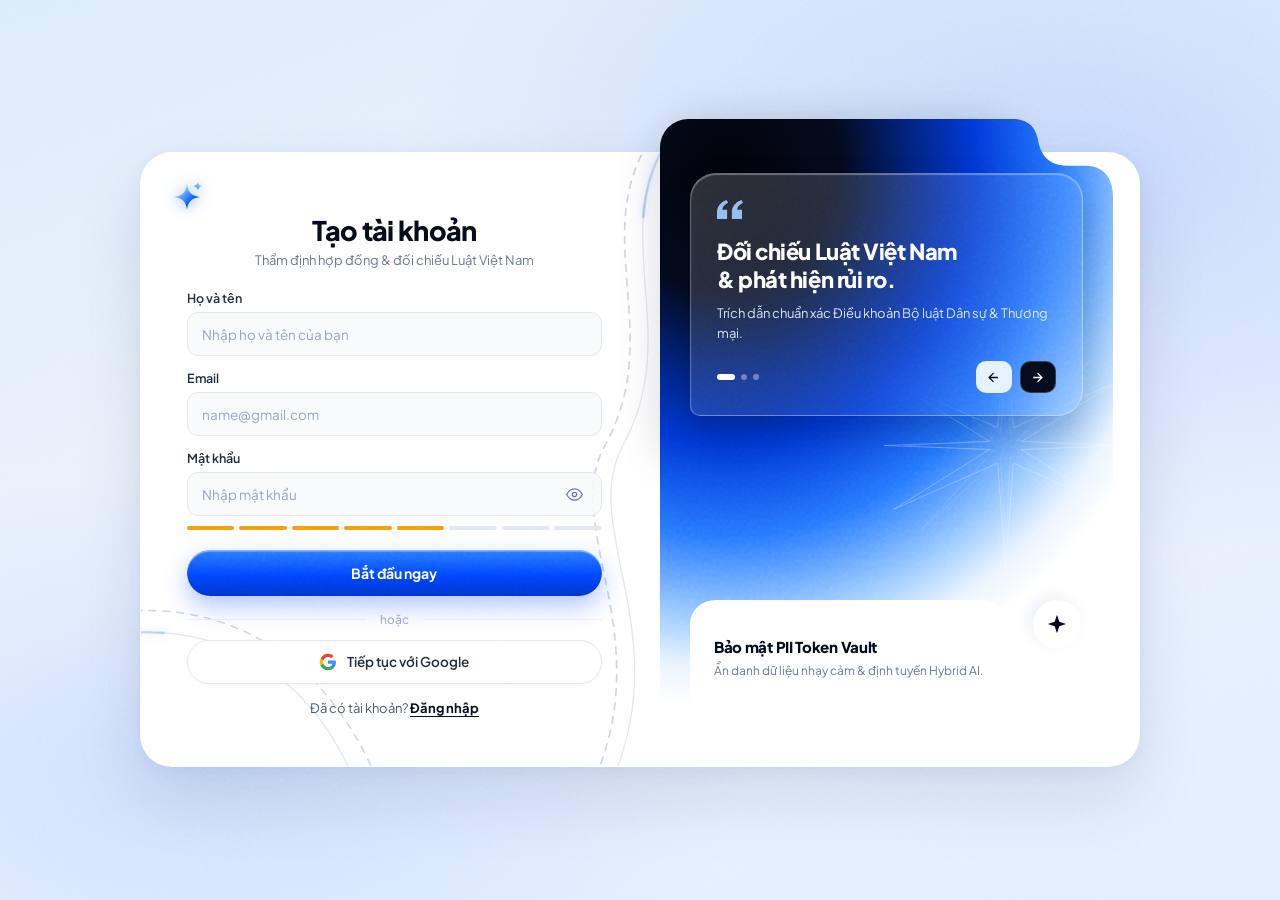
<file: web/auth.html>
<!doctype html>
<html lang="vi">
<head>
<meta charset="utf-8">
<meta name="viewport" content="width=device-width, initial-scale=1">
<title>SecureDoc AI — Enterprise Legal Copilot Auth</title>
<link rel="icon" type="image/svg+xml" href="data:image/svg+xml,<svg xmlns='http://www.w3.org/2000/svg' viewBox='0 0 64 64'><path d='M28 10Q30 34 54 36Q30 38 28 62Q26 38 2 36Q26 34 28 10Z' fill='%232573FF'/><path d='M28 24Q29 35 40 36Q29 37 28 48Q27 37 16 36Q27 35 28 24Z' fill='%23FFFFFF'/><path d='M50 5Q51.3 12.7 59 14Q51.3 15.3 50 23Q48.7 15.3 41 14Q48.7 12.7 50 5Z' fill='%2366A8FF'/></svg>">
<link rel="alternate icon" type="image/x-icon" href="/favicon.ico?v=2">
<link rel="preconnect" href="https://fonts.googleapis.com">
<link rel="preconnect" href="https://fonts.gstatic.com" crossorigin>
<link href="https://fonts.googleapis.com/css2?family=Plus+Jakarta+Sans:wght@400;500;600;700;800&family=JetBrains+Mono:wght@400;500;600&display=swap" rel="stylesheet">
<style>
*, *::before, *::after {
  box-sizing: border-box;
  margin: 0;
  padding: 0;
}

:root {
  --font-sans: 'Plus Jakarta Sans', system-ui, -apple-system, sans-serif;
  --font-mono: 'JetBrains Mono', monospace;
  
  --abyss-black: #02040A;
  --cobalt-deep: #0029A3;
  --cobalt-core: #0047FF;
  --cobalt-electric: #1F6BFF;
  --ice-cyan: #99CAFF;
  --pure-white: #FFFFFF;
}

body {
  font-family: var(--font-sans);
  min-height: 100vh;
  display: flex;
  flex-direction: column;
  align-items: center;
  justify-content: center;
  padding: 48px 24px;
  position: relative;
  overflow-x: hidden;
  -webkit-font-smoothing: antialiased;
  background: 
    radial-gradient(90% 70% at 85% 20%, rgba(0, 71, 255, 0.16) 0%, transparent 60%),
    radial-gradient(80% 60% at 15% 85%, rgba(31, 107, 255, 0.14) 0%, transparent 55%),
    linear-gradient(160deg, #DCEBFA 0%, #EDF4FC 48%, #E2EEFF 100%);
}

/* LỚP HẠT NHIỄU FILM GRAIN MỊN */
.film-grain {
  position: fixed;
  inset: 0;
  pointer-events: none;
  z-index: 900;
  opacity: 0.18;
  mix-blend-mode: overlay;
  background-image: url("data:image/svg+xml,%3Csvg viewBox='0 0 300 300' xmlns='http://www.w3.org/2000/svg'%3E%3Cfilter id='n'%3E%3CfeTurbulence type='fractalNoise' baseFrequency='0.82' numOctaves='3' stitchTiles='stitch'/%3E%3C/filter%3E%3Crect width='100%25' height='100%25' filter='url(%23n)'/%3E%3C/svg%3E");
}

/* ==========================================================================
   STAGE CHÍNH & KHUNG THẺ BẤT ĐỐI XỨNG
   ========================================================================== */
.auth-stage-wrapper {
  position: relative;
  width: 100%;
  max-width: 1000px;
  margin-top: 18px;
  display: flex;
  align-items: center;
  justify-content: center;
  perspective: 1400px;
}

.bespoke-card-shell {
  position: relative;
  width: 100%;
  min-height: 615px;
  background: #FFFFFF;
  border-radius: 32px;
  border: 1px solid rgba(255, 255, 255, 0.98);
  box-shadow: 
    0 30px 70px rgba(5, 22, 65, 0.11),
    0 4px 16px rgba(0, 71, 255, 0.05);
  display: grid;
  grid-template-columns: 1.04fr 0.96fr;
  overflow: visible;
  transition: transform 0.65s cubic-bezier(0.22, 1, 0.36, 1), box-shadow 0.65s ease;
  transform-style: preserve-3d;
}

.bespoke-card-shell.is-morphing {
  transform: scale(0.988) rotateY(-2.5deg);
  box-shadow: 
    0 40px 90px rgba(0, 56, 214, 0.2),
    0 0 40px rgba(77, 148, 255, 0.18);
}

/* MÀN ÁNH SÁNG AURORA XANH - TRẮNG QUÉT QUA KHI CHUYỂN ĐỔI */
.aurora-portal-sweep {
  position: absolute;
  inset: 0;
  border-radius: 32px;
  pointer-events: none;
  z-index: 50;
  overflow: hidden;
}

.aurora-portal-sweep::before {
  content: '';
  position: absolute;
  top: -20%;
  left: -130%;
  width: 90%;
  height: 140%;
  background: linear-gradient(
    105deg,
    transparent 0%,
    rgba(153, 202, 255, 0.05) 25%,
    rgba(0, 71, 255, 0.18) 48%,
    rgba(255, 255, 255, 0.75) 55%,
    rgba(77, 148, 255, 0.15) 65%,
    transparent 100%
  );
  transform: skewX(-18deg);
  filter: blur(8px);
  opacity: 0;
}

.bespoke-card-shell.is-morphing .aurora-portal-sweep::before {
  animation: auroraSweep 0.85s cubic-bezier(0.22, 1, 0.36, 1) forwards;
}

@keyframes auroraSweep {
  0% { left: -120%; opacity: 1; }
  75% { opacity: 1; }
  100% { left: 140%; opacity: 0; }
}

/* ==========================================================================
   HỆ THỐNG ĐƯỜNG SÓNG DỌC NHƯ ẢNH MẪU + 2 ĐƯỜNG CONG GÓC DƯỚI TRÁI + HIỆU ỨNG CHẠY XANH
   ========================================================================== */
.helix-wave-system {
  position: absolute;
  top: 0;
  bottom: 0;
  left: 0;
  width: 60%;
  height: 100%;
  z-index: 4;
  pointer-events: none;
  overflow: hidden;
  border-radius: 32px 0 0 32px;
}

/* Đường nét đứt dọc chuyển động mượt */
.s-curve-dashed-path {
  stroke-dasharray: 7 7;
  animation: dashFlow 22s linear infinite;
}

/* Đường nét đứt cong góc dưới trái */
.corner-dashed-arc {
  stroke-dasharray: 7 7;
  animation: dashFlowReverse 24s linear infinite;
}

/* CHỈ CHẠY MỖI LẦN 1 CỤC XANH DUY NHẤT TOÀN TRANG: Hết đường dọc (0%->62%) mới tới đường góc dưới (63%->100%) */
.vertical-comet-beam {
  stroke-dasharray: 120 1200;
  filter: drop-shadow(0 0 5px rgba(0, 81, 255, 0.6));
  animation: singleBlueCometVertical 4.8s linear infinite;
  animation-delay: -1.5s;
}

.corner-comet-beam {
  stroke-dasharray: 145 1200;
  filter: drop-shadow(0 0 5px rgba(0, 81, 255, 0.6));
  animation: singleBlueCometCorner 4.8s linear infinite;
  animation-delay: -1.5s;
}

.bespoke-card-shell.is-morphing .s-curve-dashed-path,
.bespoke-card-shell.is-morphing .corner-dashed-arc,
.bespoke-card-shell.is-morphing .vertical-comet-beam,
.bespoke-card-shell.is-morphing .corner-comet-beam {
  animation-duration: 1.4s;
}

@keyframes dashFlow {
  from { stroke-dashoffset: 0; }
  to { stroke-dashoffset: -280; }
}

@keyframes dashFlowReverse {
  from { stroke-dashoffset: 0; }
  to { stroke-dashoffset: 280; }
}

@keyframes singleBlueCometVertical {
  0% { stroke-dashoffset: 1120; opacity: 1; }
  62% { stroke-dashoffset: -130; opacity: 1; }
  62.1%, 100% { stroke-dashoffset: -130; opacity: 0; }
}

@keyframes singleBlueCometCorner {
  0%, 62% { stroke-dashoffset: 1145; opacity: 0; }
  62.1% { stroke-dashoffset: 1145; opacity: 1; }
  100% { stroke-dashoffset: -150; opacity: 1; }
}

/* ==========================================================================
   LOGO NGÔI SAO KÉP SÁT GÓC TRÊN BÊN TRÁI + HIỆU ỨNG MÀU XANH TRẮNG
   ========================================================================== */
.nova-corner-logo {
  position: absolute;
  top: 26px;
  left: 32px;
  z-index: 30;
  display: flex;
  align-items: center;
  justify-content: center;
  cursor: default;
  user-select: none;
}

.nova-star-brand {
  width: 32px;
  height: 32px;
  filter: drop-shadow(0 0 10px rgba(45, 125, 255, 0.42)) drop-shadow(0 2px 4px rgba(0, 56, 168, 0.2));
  animation: starBlueWhitePulse 3.6s ease-in-out infinite alternate;
  transition: transform 0.5s cubic-bezier(0.22, 1, 0.36, 1);
}

.nova-corner-logo:hover .nova-star-brand,
.bespoke-card-shell.is-morphing .nova-star-brand {
  transform: rotate(180deg) scale(1.18);
  filter: drop-shadow(0 0 18px rgba(0, 71, 255, 0.75)) drop-shadow(0 0 8px rgba(255, 255, 255, 0.95));
}

@keyframes starBlueWhitePulse {
  0% {
    transform: scale(0.96) rotate(0deg);
    filter: drop-shadow(0 0 8px rgba(77, 148, 255, 0.35));
  }
  100% {
    transform: scale(1.06) rotate(6deg);
    filter: drop-shadow(0 0 15px rgba(0, 71, 255, 0.65)) drop-shadow(0 0 5px rgba(255, 255, 255, 0.9));
  }
}

/* ==========================================================================
   CỘT TRÁI: FORM ĐĂNG KÝ / ĐĂNG NHẬP
   ========================================================================== */
.left-form-zone {
  position: relative;
  z-index: 10;
  padding: 50px 58px 38px 46px;
  display: flex;
  flex-direction: column;
  justify-content: center;
}

.morph-item {
  transition: 
    opacity 0.38s cubic-bezier(0.22, 1, 0.36, 1),
    transform 0.45s cubic-bezier(0.22, 1, 0.36, 1),
    filter 0.38s ease;
}

.bespoke-card-shell.is-morphing .morph-item {
  opacity: 0;
  transform: translateY(14px) scale(0.97);
  filter: blur(4px);
}

.heading-block {
  text-align: center;
  margin-bottom: 22px;
}

.main-heading {
  font-size: 27px;
  font-weight: 800;
  color: #040B1A;
  letter-spacing: -0.025em;
  line-height: 1.2;
  margin-bottom: 6px;
}

.sub-heading {
  font-size: 13px;
  color: #64748B;
  font-weight: 400;
}

.signup-success-banner {
  display: none;
  align-items: center;
  justify-content: center;
  gap: 8px;
  margin-bottom: 16px;
  padding: 9px 14px;
  border-radius: 12px;
  background: linear-gradient(90deg, rgba(0, 71, 255, 0.08) 0%, rgba(31, 107, 255, 0.14) 50%, rgba(0, 71, 255, 0.08) 100%);
  border: 1px solid rgba(0, 71, 255, 0.24);
  color: #0038A8;
  font-size: 12.5px;
  font-weight: 600;
  animation: popBanner 0.45s cubic-bezier(0.22, 1, 0.36, 1) forwards;
}

.signup-success-banner.show {
  display: flex;
}

@keyframes popBanner {
  from { opacity: 0; transform: translateY(-8px) scale(0.95); }
  to { opacity: 1; transform: translateY(0) scale(1); }
}

.clean-form-stack {
  display: flex;
  flex-direction: column;
  gap: 14px;
}

.field-group {
  display: flex;
  flex-direction: column;
  gap: 6px;
  transition: all 0.35s cubic-bezier(0.22, 1, 0.36, 1);
}

.field-group.hidden-field {
  display: none;
}

.field-label-top {
  font-size: 12.5px;
  font-weight: 600;
  color: #1E293B;
  display: flex;
  align-items: center;
  justify-content: space-between;
}

.forgot-inline-link {
  font-size: 12px;
  font-weight: 600;
  color: #0047FF;
  text-decoration: none;
  cursor: pointer;
  display: none;
}

.bespoke-card-shell[data-auth-mode="signin"] .forgot-inline-link {
  display: inline;
}

.input-box-wrap {
  position: relative;
  border-radius: 11px;
  background: rgba(248, 250, 252, 0.86);
  backdrop-filter: blur(4px);
  border: 1px solid #E2E8F0;
  height: 44px;
  display: flex;
  align-items: center;
  padding: 0 14px;
  transition: all 0.22s ease;
  overflow: hidden;
}

.input-box-wrap::before {
  content: '';
  position: absolute;
  inset: 0;
  background: radial-gradient(120px circle at var(--spot-x, 85%) var(--spot-y, 50%), rgba(0, 71, 255, 0.08), transparent 75%);
  opacity: 0;
  transition: opacity 0.25s ease;
  pointer-events: none;
}

.input-box-wrap:hover::before,
.input-box-wrap:focus-within::before {
  opacity: 1;
}

.input-box-wrap:hover {
  border-color: #CBD5E1;
  background: rgba(244, 248, 253, 0.92);
}

.input-box-wrap:focus-within {
  background: rgba(255, 255, 255, 0.95);
  border-color: #0051FF;
  box-shadow: 0 0 0 3px rgba(0, 81, 255, 0.12);
}

.clean-input {
  width: 100%;
  border: none;
  background: transparent;
  font-family: var(--font-sans);
  font-size: 13.5px;
  font-weight: 500;
  color: #0F172A;
  outline: none;
  position: relative;
  z-index: 2;
}

.clean-input::placeholder {
  color: #94A3B8;
  font-weight: 400;
}

.eye-btn {
  border: none;
  background: transparent;
  color: #64748B;
  cursor: pointer;
  display: grid;
  place-items: center;
  padding: 4px;
  position: relative;
  z-index: 2;
  transition: color 0.2s ease, transform 0.15s ease;
}

.eye-btn:hover {
  color: #0047FF;
  transform: scale(1.08);
}

.eye-btn.is-visible {
  color: #0047FF;
}

.pwd-strength-container {
  margin-top: 4px;
}

.bespoke-card-shell[data-auth-mode="signin"] .pwd-strength-container {
  display: none;
}

.strength-bars-grid {
  display: grid;
  grid-template-columns: repeat(8, 1fr);
  gap: 5px;
}

.strength-segment {
  height: 3.5px;
  border-radius: 999px;
  background: #E2E8F0;
  transition: background-color 0.28s ease, box-shadow 0.28s ease;
}

.strength-bars-grid[data-level="1"] .strength-segment:nth-child(-n+2) {
  background: #F43F5E;
}

.strength-bars-grid[data-level="2"] .strength-segment:nth-child(-n+5) {
  background: #F59E0B;
}

.strength-bars-grid[data-level="3"] .strength-segment:nth-child(-n+7) {
  background: #0051FF;
  box-shadow: 0 0 6px rgba(0, 81, 255, 0.28);
}

.strength-bars-grid[data-level="4"] .strength-segment {
  background: #10B981;
  box-shadow: 0 0 6px rgba(16, 185, 129, 0.3);
}

.btn-submit-pill {
  position: relative;
  overflow: hidden;
  margin-top: 6px;
  width: 100%;
  height: 46px;
  border-radius: 999px;
  border: none;
  background: linear-gradient(180deg, #2B7BFF 0%, #0047FF 55%, #0033CC 100%);
  color: #FFFFFF;
  font-family: var(--font-sans);
  font-size: 14px;
  font-weight: 700;
  cursor: pointer;
  box-shadow: 
    0 10px 24px rgba(0, 71, 255, 0.32),
    inset 0 1.5px 1px rgba(255, 255, 255, 0.45);
  transition: all 0.3s cubic-bezier(0.22, 1, 0.36, 1);
  display: flex;
  align-items: center;
  justify-content: center;
  gap: 8px;
}

.btn-submit-pill:hover {
  transform: translateY(-1.5px);
  box-shadow: 
    0 14px 28px rgba(0, 71, 255, 0.45),
    inset 0 1.5px 2px rgba(255, 255, 255, 0.6);
}

.btn-submit-pill.is-celebrating {
  background: linear-gradient(135deg, #0038A8 0%, #0055FF 45%, #66B2FF 100%);
  box-shadow: 0 0 32px rgba(0, 85, 255, 0.65), inset 0 1px 2px rgba(255, 255, 255, 0.8);
  transform: scale(1.02);
}

.star-particle {
  position: fixed;
  pointer-events: none;
  z-index: 9999;
  animation: flyStarParticle 0.85s cubic-bezier(0.16, 1, 0.3, 1) forwards;
}

@keyframes flyStarParticle {
  0% {
    opacity: 1;
    transform: translate(0, 0) scale(0.4) rotate(0deg);
  }
  60% {
    opacity: 1;
  }
  100% {
    opacity: 0;
    transform: translate(var(--tx), var(--ty)) scale(1.25) rotate(180deg);
  }
}

.or-divider {
  display: flex;
  align-items: center;
  gap: 14px;
  margin: 16px 0 13px;
  font-size: 12px;
  color: #94A3B8;
}

.or-divider::before,
.or-divider::after {
  content: '';
  flex: 1;
  height: 1px;
  background: #EEF2F6;
}

.social-pills-bottom {
  display: flex;
  width: 100%;
}

.social-pill-btn {
  width: 100%;
  height: 44px;
  border-radius: 999px;
  background: rgba(255, 255, 255, 0.95);
  border: 1px solid #E2E8F0;
  color: #1E293B;
  font-family: var(--font-sans);
  font-size: 13.5px;
  font-weight: 600;
  display: flex;
  align-items: center;
  justify-content: center;
  gap: 10px;
  cursor: pointer;
  transition: all 0.22s cubic-bezier(0.22, 1, 0.36, 1);
  box-shadow: 0 1px 3px rgba(15, 23, 42, 0.04);
}

.social-pill-btn:hover {
  background: #FFFFFF;
  border-color: #0047FF;
  color: #0047FF;
  transform: translateY(-1px);
  box-shadow: 0 4px 14px rgba(0, 71, 255, 0.12);
}

.social-pill-btn:active {
  transform: translateY(0);
}

.bottom-auth-switch {
  margin-top: 16px;
  text-align: center;
  font-size: 13px;
  color: #475569;
}

.bottom-auth-switch a {
  color: #040B1A;
  font-weight: 700;
  text-decoration: underline;
  text-underline-offset: 3px;
  cursor: pointer;
  transition: color 0.2s ease;
}

.bottom-auth-switch a:hover {
  color: #0047FF;
}

/* Ẩn cụm Social khi ở màn hình Quên mật khẩu / Đặt lại mật khẩu để bố cục tinh gọn */
.bespoke-card-shell[data-auth-mode="forgot"] .or-divider,
.bespoke-card-shell[data-auth-mode="forgot"] .social-pills-bottom,
.bespoke-card-shell[data-auth-mode="reset"] .or-divider,
.bespoke-card-shell[data-auth-mode="reset"] .social-pills-bottom {
  display: none;
}

/* Hộp ghi chú bảo mật nhẹ nhàng ở trang Quên mật khẩu */
.forgot-hint-box {
  display: none;
  align-items: flex-start;
  gap: 10px;
  padding: 12px 14px;
  border-radius: 12px;
  background: rgba(241, 245, 249, 0.75);
  border: 1px solid #E2E8F0;
  color: #475569;
  font-size: 12.5px;
  line-height: 1.5;
}

.bespoke-card-shell[data-auth-mode="forgot"] .forgot-hint-box {
  display: flex;
}

.forgot-hint-box svg {
  flex-shrink: 0;
  margin-top: 2px;
  color: #0047FF;
}

/* Hàng 6 ô nhập mã OTP ở bước Đặt lại mật khẩu */
.otp-digits-grid {
  display: grid;
  grid-template-columns: repeat(6, 1fr);
  gap: 8px;
}

.otp-digit-input {
  width: 100%;
  height: 44px;
  border-radius: 11px;
  background: rgba(248, 250, 252, 0.86);
  border: 1px solid #E2E8F0;
  text-align: center;
  font-family: var(--font-mono);
  font-size: 16px;
  font-weight: 700;
  color: #0F172A;
  outline: none;
  transition: all 0.2s ease;
}

.otp-digit-input:hover {
  border-color: #CBD5E1;
  background: rgba(244, 248, 253, 0.92);
}

.otp-digit-input:focus {
  background: #FFFFFF;
  border-color: #0051FF;
  box-shadow: 0 0 0 3px rgba(0, 81, 255, 0.12);
}

.resend-otp-link {
  font-size: 12px;
  font-weight: 600;
  color: #0047FF;
  cursor: pointer;
  text-decoration: none;
}

.resend-otp-link:hover {
  text-decoration: underline;
}

/* ==========================================================================
   CỘT PHẢI: KHẮC PHỤC TRIỆT ĐỂ LỖI VIỀN GÓC TRÊN PHẢI (CLEAN 100% GEOMETRY)
   ========================================================================== */
.right-elevated-zone {
  position: relative;
  z-index: 20;
  padding-right: 26px;
  padding-bottom: 24px;
  display: flex;
  align-items: stretch;
  justify-content: flex-end;
}

.right-elevated-zone::before {
  content: '';
  position: absolute;
  top: -28px;
  left: 6px;
  width: 72%;
  height: 55%;
  border-radius: 32px;
  background: rgba(2, 12, 40, 0.22);
  filter: blur(22px);
  pointer-events: none;
  z-index: 1;
}

.elevated-scoop-panel {
  position: relative;
  z-index: 2;
  width: 100%;
  margin-top: -34px;
  min-height: 620px;
  border-radius: 28px;
  background: 
    radial-gradient(114% 92% at 15% 8%, #01030A 0%, #030A1C 22%, #0038D6 48%, #2678FF 64%, #99CAFF 78%, #EAF4FF 87%, #FFFFFF 94%, #FFFFFF 100%);
  box-shadow: none;
  border: none;
  /* Đẩy padding-top từ 36px lên 54px để khung kính bên trong nằm gọn bên dưới hốc lượn góc trên phải, KHÔNG ĐÈ LÊN GÓC KHUYẾT */
  padding: 54px 30px 24px 30px;
  display: flex;
  flex-direction: column;
  justify-content: space-between;
  overflow: hidden;
  clip-path: url(#elevatedPanelScoopClip);
  transition: background 0.7s ease, transform 0.6s cubic-bezier(0.22, 1, 0.36, 1);
}

.bespoke-card-shell[data-auth-mode="signin"] .elevated-scoop-panel {
  background: 
    radial-gradient(114% 92% at 82% 8%, #01030A 0%, #04102E 23%, #0044FF 49%, #3385FF 65%, #A6D4FF 79%, #EDF6FF 88%, #FFFFFF 95%, #FFFFFF 100%);
}

/* Họa tiết Ngôi sao đa diện tia mảnh (Wireframe Starburst) */
.wireframe-starburst {
  position: absolute;
  right: -20px;
  top: 32%;
  width: 255px;
  height: 255px;
  pointer-events: none;
  opacity: 0.45;
  animation: slowSpinStar 48s linear infinite;
  transition: transform 0.75s cubic-bezier(0.22, 1, 0.36, 1), opacity 0.4s ease;
}

.bespoke-card-shell.is-morphing .wireframe-starburst {
  opacity: 0.85;
  filter: drop-shadow(0 0 14px rgba(255, 255, 255, 0.8));
}

@keyframes slowSpinStar {
  from { transform: rotate(0deg); }
  to { transform: rotate(360deg); }
}

/* KHUNG KÍNH MỜ TRÊN: KHÔNG DÙNG CLIP-PATH CẮT ĐỨT VIỀN, DÙNG BO GÓC BẤT ĐỐI XỨNG LIỀN MẠCH SẠCH SẼ 100% */
.sculpted-glass-card {
  position: relative;
  z-index: 5;
  padding: 26px 26px 22px;
  background: linear-gradient(145deg, rgba(255, 255, 255, 0.17) 0%, rgba(153, 202, 255, 0.07) 100%);
  backdrop-filter: blur(18px);
  -webkit-backdrop-filter: blur(18px);
  border: 1px solid rgba(255, 255, 255, 0.3);
  /* Bo góc bất đối xứng tinh tế: viền border 1px chạy liên tục 100% quanh 4 góc, không bị clip-path cắt đứt gây lỗi góc */
  border-radius: 26px 26px 26px 10px;
  box-shadow: 
    0 18px 36px rgba(2, 6, 20, 0.18),
    inset 0 1px 1px rgba(255, 255, 255, 0.32);
  transition: transform 0.5s cubic-bezier(0.22, 1, 0.36, 1), opacity 0.4s ease;
}

.bespoke-card-shell.is-morphing .sculpted-glass-card {
  transform: translateY(-6px) scale(0.975);
  opacity: 0.82;
}

.quote-mark-svg {
  width: 26px;
  height: 19px;
  fill: #99CAFF;
  opacity: 0.92;
  margin-bottom: 14px;
}

.showcase-title {
  font-size: 22px;
  font-weight: 800;
  color: #FFFFFF;
  line-height: 1.28;
  letter-spacing: -0.02em;
  margin-bottom: 10px;
  transition: opacity 0.25s ease, transform 0.25s ease;
}

.showcase-quote {
  font-size: 13px;
  line-height: 1.55;
  color: rgba(235, 245, 255, 0.9);
  margin-bottom: 18px;
  transition: opacity 0.25s ease, transform 0.25s ease;
}

.showcase-footer-row {
  display: flex;
  align-items: center;
  justify-content: space-between;
}

.slide-dots {
  display: flex;
  align-items: center;
  gap: 6px;
}

.s-dot {
  width: 6px;
  height: 6px;
  border-radius: 999px;
  background: rgba(255, 255, 255, 0.35);
  transition: all 0.25s ease;
}

.s-dot.active {
  width: 18px;
  background: #FFFFFF;
}

.nav-arrows-group {
  display: flex;
  gap: 8px;
}

.arrow-sq-btn {
  width: 36px;
  height: 32px;
  border-radius: 10px;
  border: none;
  display: grid;
  place-items: center;
  cursor: pointer;
  transition: all 0.2s ease;
}

.arrow-sq-btn.light {
  background: #E6F2FF;
  color: #020817;
}

.arrow-sq-btn.dark {
  background: #040B1A;
  color: #FFFFFF;
  border: 1px solid rgba(255, 255, 255, 0.2);
}

.arrow-sq-btn:hover {
  transform: translateY(-2px);
}

/* KHUNG BENTO TRẮNG DƯỚI: TIỆP 100% VỚI MÀU NỀN TRẮNG Ở DƯỚI GÓC */
.bottom-bento-scoop-wrap {
  position: relative;
  z-index: 10;
  width: 100%;
  height: 118px;
  margin-top: 18px;
  filter: none;
  transition: transform 0.5s cubic-bezier(0.22, 1, 0.36, 1);
}

.bespoke-card-shell.is-morphing .bottom-bento-scoop-wrap {
  transform: translateY(4px) scale(0.985);
}

.bento-scoop-svg-bg {
  position: absolute;
  inset: 0;
  width: 100%;
  height: 100%;
}

.scoop-star-orb-btn {
  position: absolute;
  top: 0px;
  right: 2px;
  width: 48px;
  height: 48px;
  border-radius: 50%;
  background: #FFFFFF;
  border: none;
  box-shadow: -4px -4px 14px rgba(0, 45, 160, 0.08);
  display: grid;
  place-items: center;
  cursor: pointer;
  z-index: 15;
  transition: transform 0.55s cubic-bezier(0.22, 1, 0.36, 1);
}

.scoop-star-orb-btn:hover,
.bespoke-card-shell.is-morphing .scoop-star-orb-btn {
  transform: rotate(180deg) scale(1.1);
}

.scoop-star-orb-btn svg {
  width: 20px;
  height: 20px;
  fill: #020617;
}

.bento-content-inner {
  position: relative;
  z-index: 5;
  padding: 20px 64px 20px 24px;
  height: 100%;
  display: flex;
  flex-direction: column;
  justify-content: center;
  gap: 6px;
}

.bento-headline {
  font-size: 15px;
  font-weight: 800;
  color: #040B1A;
  line-height: 1.3;
  letter-spacing: -0.02em;
}

.bento-desc {
  font-size: 12px;
  color: #64748B;
  line-height: 1.4;
}

@media (max-width: 900px) {
  body {
    padding: 16px;
    align-items: center;
  }
  .bespoke-card-shell {
    grid-template-columns: 1fr;
    width: 100%;
    max-width: 420px;
    min-height: auto;
    border-radius: 24px;
  }
  .left-form-zone {
    padding: 44px 24px 32px !important;
  }
  .right-elevated-zone,
  .s-curve-divider-svg {
    display: none !important;
  }
}
</style>
</head>
<body>

<div class="film-grain"></div>

<!-- Định nghĩa SVG ClipPath góc trên phải của khối lớn với đường cong Cubic Bézier mượt tuyệt đối (C2 continuous) -->
<svg width="0" height="0" style="position:absolute">
  <defs>
    <clipPath id="elevatedPanelScoopClip" clipPathUnits="objectBoundingBox">
      <path d="M 0.065,0 
               L 0.77,0 
               C 0.815,0 0.83,0.015 0.835,0.036 
               C 0.842,0.064 0.865,0.076 0.905,0.076 
               L 0.94,0.076 
               C 0.978,0.076 1,0.095 1,0.125 
               L 1,0.955 
               C 1,0.98 0.972,1 0.935,1 
               L 0.065,1 
               C 0.028,1 0,0.98 0,0.955 
               L 0,0.045 
               C 0,0.02 0.028,0 0.065,0 Z" />
    </clipPath>
  </defs>
</svg>

<div class="auth-stage-wrapper">
  
  <div class="bespoke-card-shell" id="card-shell" data-auth-mode="signup">
    
    <!-- Màn ánh sáng Aurora Xanh - Trắng quét qua khi chuyển đổi trạng thái -->
    <div class="aurora-portal-sweep"></div>

    <!-- LOGO NGÔI SAO KÉP SÁT PHÍA TRÊN GÓC TRÁI + HIỆU ỨNG MÀU XANH TRẮNG (BIỂU TƯỢNG THƯƠNG HIỆU) -->
    <div class="nova-corner-logo" title="SecureDoc AI">
      <svg class="nova-star-brand" viewBox="0 0 64 64" fill="none">
        <defs>
          <linearGradient id="blueWhiteStarGrad" x1="0" y1="0" x2="1" y2="1">
            <stop offset="0%" stop-color="#FFFFFF"/>
            <stop offset="28%" stop-color="#7CC0FF"/>
            <stop offset="68%" stop-color="#0051FF"/>
            <stop offset="100%" stop-color="#002B8F"/>
          </linearGradient>
          <linearGradient id="smallStarBlueWhite" x1="0" y1="1" x2="1" y2="0">
            <stop offset="0%" stop-color="#0047FF"/>
            <stop offset="60%" stop-color="#88C8FF"/>
            <stop offset="100%" stop-color="#FFFFFF"/>
          </linearGradient>
        </defs>
        <path d="M28 10Q30 34 54 36Q30 38 28 62Q26 38 2 36Q26 34 28 10Z" fill="url(#blueWhiteStarGrad)"/>
        <path d="M50 5Q51.3 12.7 59 14Q51.3 15.3 50 23Q48.7 15.3 41 14Q48.7 12.7 50 5Z" fill="url(#smallStarBlueWhite)"/>
      </svg>
    </div>

    <!-- ======================================================================
         HỆ THỐNG ĐƯỜNG NÉT ĐỨT & NÉT LIỀN KIỂU MỚI NỔI BẬT (BRAIDED HELIX ORBIT + PRECISION NODES)
         Đan xoắn kép (Double-Helix) giữa nét liền và nét đứt, kèm hạt sáng Comet & tâm điểm Orbital
         ====================================================================== -->
    <svg class="helix-wave-system" viewBox="0 0 600 615" fill="none" preserveAspectRatio="none">
      <defs>
        <!-- Cục sáng XANH COBALT chạy dọc theo đường liền dọc (mỗi lần 1 cục duy nhất) -->
        <linearGradient id="cometBeamVertical" x1="0" y1="0" x2="0" y2="1">
          <stop offset="0%" stop-color="#60A5FA" stop-opacity="0.15"/>
          <stop offset="50%" stop-color="#0047FF" stop-opacity="1"/>
          <stop offset="100%" stop-color="#60A5FA" stop-opacity="0.15"/>
        </linearGradient>

        <!-- Cục sáng XANH COBALT chạy dọc theo đường liền cong góc dưới trái (mỗi lần 1 cục duy nhất) -->
        <linearGradient id="cometBeamCorner" x1="0" y1="0" x2="1" y2="1">
          <stop offset="0%" stop-color="#60A5FA" stop-opacity="0.15"/>
          <stop offset="50%" stop-color="#0047FF" stop-opacity="1"/>
          <stop offset="100%" stop-color="#60A5FA" stop-opacity="0.15"/>
        </linearGradient>
      </defs>

      <!-- 1. 2 ĐƯỜNG CONG DƯỚI GÓC TRÁI (NÉT NỀN XÁM BẠC + 1 CỤC XANH CHẠY DỌC ĐƯỜNG LIỀN) -->
      <path class="corner-dashed-arc"
            d="M -20,460 C 95,450 185,510 235,625"
            stroke="#CBD5E1"
            stroke-width="1.5"
            stroke-linecap="round"/>
      <path d="M -20,482 C 85,472 168,525 212,625"
            stroke="#E2E8F0"
            stroke-width="1.3"/>
      <!-- Cục xanh chạy đơn (pathLength="1000" đảm bảo chỉ có đúng 1 cục xanh duy nhất) -->
      <path class="corner-comet-beam"
            pathLength="1000"
            d="M -20,482 C 85,472 168,525 212,625"
            stroke="url(#cometBeamCorner)"
            stroke-width="2.6"
            stroke-linecap="round"/>

      <!-- 2. ĐƯỜNG NÉT DỌC (ĐÃ BỎ LỚP TÔ NỀN XÁM ĐỂ TIỆP 100% MÀU TRẮNG Ở ĐÁY + 1 CỤC XANH CHẠY DỌC) -->
      <!-- Đường viền sóng mảnh liền nét màu xám nhạt đồng bộ -->
      <path d="M 526,-10 C 468,85 544,185 482,295 C 440,375 534,480 474,625" 
            stroke="#E2E8F0" 
            stroke-width="1.35"/>

      <!-- Cục xanh chạy đơn trên đường liền dọc (pathLength="1000" đảm bảo chỉ chạy 1 lần 1 cục xanh) -->
      <path class="vertical-comet-beam"
            pathLength="1000"
            d="M 526,-10 C 468,85 544,185 482,295 C 440,375 534,480 474,625" 
            stroke="url(#cometBeamVertical)" 
            stroke-width="2.7" 
            stroke-linecap="round"/>

      <!-- Đường nét đứt dọc song song màu xám bạc đồng bộ -->
      <path class="s-curve-dashed-path" 
            d="M 508,-10 C 450,85 526,185 464,295 C 422,375 516,480 456,625" 
            stroke="#CBD5E1" 
            stroke-width="1.65" 
            stroke-linecap="round"/>
    </svg>

    <!-- ======================================================================
         CỘT TRÁI: FORM ĐĂNG KÝ / ĐĂNG NHẬP
         ====================================================================== -->
    <div class="left-form-zone">

      <div class="heading-block morph-item">
        <h1 class="main-heading" id="form-heading">Tạo tài khoản</h1>
        <p class="sub-heading" id="form-subheading">
          Thẩm định hợp đồng &amp; đối chiếu Luật Việt Nam
        </p>
      </div>

      <div class="signup-success-banner" id="signup-success-banner">
        <svg width="16" height="16" viewBox="0 0 24 24" fill="none" stroke="#0047FF" stroke-width="2.5">
          <path d="M20 6L9 17l-5-5"/>
        </svg>
        <span id="banner-msg-text">Tạo tài khoản thành công! Hãy đăng nhập để bắt đầu.</span>
      </div>

      <form class="clean-form-stack morph-item" id="auth-form" onsubmit="handleAuthSubmit(event)">
        
        <div class="field-group" id="name-field-group">
          <label class="field-label-top" for="input-name">Họ và tên</label>
          <div class="input-box-wrap">
            <input type="text" id="input-name" class="clean-input" placeholder="Nhập họ và tên của bạn" autocomplete="name">
          </div>
        </div>

        <div class="field-group" id="email-field-group">
          <label class="field-label-top" for="input-email">Email</label>
          <div class="input-box-wrap">
            <input type="email" id="input-email" class="clean-input" placeholder="name@gmail.com" autocomplete="email">
          </div>
        </div>

        <!-- Hộp ghi chú ở màn hình Quên mật khẩu (Bước 1) -->
        <div class="forgot-hint-box" id="forgot-hint-box">
          <svg width="17" height="17" viewBox="0 0 24 24" fill="none" stroke="currentColor" stroke-width="2">
            <rect x="3" y="11" width="18" height="11" rx="2" ry="2"/><path d="M7 11V7a5 5 0 0 1 10 0v4"/>
          </svg>
          <span>Mã xác thực OTP 6 chữ số sẽ được gửi tới email đăng ký của bạn để đặt lại mật khẩu mới.</span>
        </div>

        <!-- Hàng 6 ô nhập mã OTP ở màn hình Đặt lại mật khẩu (Bước 2) -->
        <div class="field-group hidden-field" id="otp-field-group">
          <div class="field-label-top">
            <label>Mã xác thực OTP (6 số)</label>
            <a class="resend-otp-link" onclick="resendOtpCode(this)">Gửi lại mã</a>
          </div>
          <div class="otp-digits-grid" id="otp-grid">
            <input type="text" maxlength="1" class="otp-digit-input" placeholder="•" oninput="handleOtpInput(this, 0)">
            <input type="text" maxlength="1" class="otp-digit-input" placeholder="•" oninput="handleOtpInput(this, 1)">
            <input type="text" maxlength="1" class="otp-digit-input" placeholder="•" oninput="handleOtpInput(this, 2)">
            <input type="text" maxlength="1" class="otp-digit-input" placeholder="•" oninput="handleOtpInput(this, 3)">
            <input type="text" maxlength="1" class="otp-digit-input" placeholder="•" oninput="handleOtpInput(this, 4)">
            <input type="text" maxlength="1" class="otp-digit-input" placeholder="•" oninput="handleOtpInput(this, 5)">
          </div>
        </div>

        <div class="field-group" id="pwd-field-group">
          <div class="field-label-top">
            <label for="input-pwd" id="pwd-label-text">Mật khẩu</label>
            <a class="forgot-inline-link" onclick="switchToMode('forgot')">Quên mật khẩu?</a>
          </div>
          <div class="input-box-wrap" id="pwd-box-wrap">
            <input type="password" id="input-pwd" class="clean-input" placeholder="Nhập mật khẩu" autocomplete="current-password" oninput="evaluatePassword(this.value)">
            <button type="button" class="eye-btn" onclick="togglePassword()" title="Hiện/Ẩn mật khẩu">
              <svg width="17" height="17" viewBox="0 0 24 24" fill="none" stroke="currentColor" stroke-width="1.8">
                <path d="M1 12s4-8 11-8 11 8 11 8-4 8-11 8-11-8-11-8z"/><circle cx="12" cy="12" r="3"/>
              </svg>
            </button>
          </div>

          <div class="pwd-strength-container" id="pwd-strength-box">
            <div class="strength-bars-grid" id="strength-bars" data-level="2">
              <div class="strength-segment"></div>
              <div class="strength-segment"></div>
              <div class="strength-segment"></div>
              <div class="strength-segment"></div>
              <div class="strength-segment"></div>
              <div class="strength-segment"></div>
              <div class="strength-segment"></div>
              <div class="strength-segment"></div>
            </div>
          </div>
        </div>

        <button type="submit" class="btn-submit-pill" id="submit-btn">
          <span id="submit-btn-text">Bắt đầu ngay</span>
        </button>
      </form>

      <div class="or-divider morph-item"><span>hoặc</span></div>

      <div class="social-pills-bottom morph-item">
        <button type="button" class="social-pill-btn" onclick="handleSocialLogin('google', event)" title="Đăng nhập nhanh bằng tài khoản Google">
          <svg width="18" height="18" viewBox="0 0 24 24">
            <path fill="#4285F4" d="M22.56 12.25c0-.78-.07-1.53-.2-2.25H12v4.26h5.92c-.26 1.37-1.04 2.53-2.21 3.31v2.77h3.57c2.08-1.92 3.28-4.74 3.28-8.09z"/>
            <path fill="#34A853" d="M12 23c2.97 0 5.46-.98 7.28-2.66l-3.57-2.77c-.98.66-2.23 1.06-3.71 1.06-2.86 0-5.29-1.93-6.16-4.53H2.18v2.84C3.99 20.53 7.7 23 12 23z"/>
            <path fill="#FBBC05" d="M5.84 14.09c-.22-.66-.35-1.36-.35-2.09s.13-1.43.35-2.09V7.06H2.18C1.43 8.55 1 10.22 1 12s.43 3.45 1.18 4.94l2.85-2.22.81-.63z"/>
            <path fill="#EA4335" d="M12 5.38c1.62 0 3.06.56 4.21 1.64l3.15-3.15C17.45 2.09 14.97 1 12 1 7.7 1 3.99 3.47 2.18 7.06l3.66 2.84c.87-2.6 3.3-4.52 6.16-4.52z"/>
          </svg>
          <span>Tiếp tục với Google</span>
        </button>
      </div>

      <div class="bottom-auth-switch morph-item" id="bottom-switch-text">
        Đã có tài khoản? <a onclick="toggleAuthMode()">Đăng nhập</a>
      </div>

    </div>

    <!-- ======================================================================
         CỘT PHẢI: GÓC TRÊN PHẢI CLEAN 100% (KHÔNG CÒN LỖI ĐÈ VIỀN)
         ====================================================================== -->
    <div class="right-elevated-zone">
      <div class="elevated-scoop-panel">
        
        <svg class="wireframe-starburst" viewBox="0 0 260 260" fill="none">
          <g stroke="rgba(255, 255, 255, 0.62)" stroke-width="1">
            <path d="M130 6 L138 112 L244 65 L146 126 L254 130 L146 134 L244 195 L138 148 L130 254 L122 148 L16 195 L114 134 L6 130 L114 126 L16 65 L122 112 Z"/>
            <path d="M130 28 L135 118 L215 45 L142 125 L232 130 L142 135 L215 215 L135 142 L130 232 L125 142 L45 215 L118 135 L28 130 L118 125 L45 45 L125 118 Z" opacity="0.45"/>
          </g>
        </svg>

        <!-- Thẻ kính mờ trên: Nằm gọn dưới góc khuyết, viền bo liền mạch không bị cắt -->
        <div class="sculpted-glass-card">
          <svg class="quote-mark-svg" viewBox="0 0 36 26">
            <path d="M0 16.5C0 9.2 4.8 3.2 13.2 0L15.4 3.8C10.2 6.2 7.8 9.6 7.4 13.2H14V26H0V16.5ZM20.6 16.5C20.6 9.2 25.4 3.2 33.8 0L36 3.8C30.8 6.2 28.4 9.6 28 13.2H34.6V26H20.6V16.5Z"/>
          </svg>

          <h2 class="showcase-title" id="showcase-title">
            Đối chiếu Luật Việt Nam<br>&amp; phát hiện rủi ro.
          </h2>

          <p class="showcase-quote" id="showcase-quote">
            Trích dẫn chuẩn xác Điều khoản Bộ luật Dân sự &amp; Thương mại.
          </p>

          <div class="showcase-footer-row">
            <div class="slide-dots" id="slide-dots">
              <span class="s-dot active"></span>
              <span class="s-dot"></span>
              <span class="s-dot"></span>
            </div>

            <div class="nav-arrows-group">
              <button type="button" class="arrow-sq-btn light" onclick="cycleSlide(-1)" title="Trước">
                <svg width="15" height="15" viewBox="0 0 24 24" fill="none" stroke="currentColor" stroke-width="2.2">
                  <path d="M19 12H5M12 19l-7-7 7-7"/>
                </svg>
              </button>
              <button type="button" class="arrow-sq-btn dark" onclick="cycleSlide(1)" title="Tiếp theo">
                <svg width="15" height="15" viewBox="0 0 24 24" fill="none" stroke="currentColor" stroke-width="2.2">
                  <path d="M5 12h14M12 5l7 7-7 7"/>
                </svg>
              </button>
            </div>
          </div>
        </div>

        <!-- Thẻ Bento Trắng dưới -->
        <div class="bottom-bento-scoop-wrap">
          <svg class="bento-scoop-svg-bg" viewBox="0 0 366 118" fill="none" preserveAspectRatio="none">
            <path d="M 24,0 
                     L 272,0 
                     A 20,20 0 0,1 292,20 
                     A 34,34 0 0,0 326,54 
                     L 344,54 
                     A 22,22 0 0,1 366,76 
                     L 366,94 
                     A 24,24 0 0,1 342,118 
                     L 24,118 
                     A 24,24 0 0,1 0,94 
                     L 0,24 
                     A 24,24 0 0,1 24,0 Z" 
                  fill="#FFFFFF"/>
          </svg>

          <button type="button" class="scoop-star-orb-btn" onclick="cycleSlide(1)" title="Chuyển tính năng">
            <svg viewBox="0 0 24 24">
              <path d="M12 1L14.8 9.2L23 12L14.8 14.8L12 23L9.2 14.8L1 12L9.2 9.2L12 1Z"/>
            </svg>
          </button>

          <div class="bento-content-inner">
            <div class="bento-headline">
              Bảo mật PII Token Vault
            </div>
            <p class="bento-desc">
              Ẩn danh dữ liệu nhạy cảm &amp; định tuyến Hybrid AI.
            </p>
          </div>
        </div>

      </div>
    </div>

  </div>
</div>

<script>
document.querySelectorAll('.input-box-wrap').forEach(box => {
  box.addEventListener('mousemove', e => {
    const rect = box.getBoundingClientRect();
    const x = ((e.clientX - rect.left) / rect.width) * 100;
    const y = ((e.clientY - rect.top) / rect.height) * 100;
    box.style.setProperty('--spot-x', x + '%');
    box.style.setProperty('--spot-y', y + '%');
  });
});

function evaluatePassword(val) {
  const bars = document.getElementById('strength-bars');

  if (!val || val.length === 0) {
    bars.setAttribute('data-level', '0');
  } else if (val.length < 5) {
    bars.setAttribute('data-level', '1');
  } else if (val.length < 9) {
    bars.setAttribute('data-level', '2');
  } else if (val.length < 12) {
    bars.setAttribute('data-level', '3');
  } else {
    bars.setAttribute('data-level', '4');
  }
}

function togglePassword() {
  const pwd = document.getElementById('input-pwd');
  const btn = document.querySelector('.eye-btn');
  if (!pwd) return;

  const isPassword = pwd.type === 'password';
  pwd.type = isPassword ? 'text' : 'password';

  if (btn) {
    if (isPassword) {
      // Đang hiển thị mật khẩu dạng text -> đổi sang icon con mắt gạch chéo (Ẩn đi)
      btn.innerHTML = `
        <svg width="17" height="17" viewBox="0 0 24 24" fill="none" stroke="currentColor" stroke-width="1.8">
          <path d="M17.94 17.94A10.07 10.07 0 0 1 12 20c-7 0-11-8-11-8a18.45 18.45 0 0 1 5.06-5.94M9.9 4.24A9.12 9.12 0 0 1 12 4c7 0 11 8 11 8a18.5 18.5 0 0 1-2.16 3.19m-6.72-1.07a3 3 0 1 1-4.24-4.24"/>
          <line x1="1" y1="1" x2="23" y2="23"/>
        </svg>
      `;
      btn.title = 'Ẩn mật khẩu';
      btn.classList.add('is-visible');
    } else {
      // Đang ẩn mật khẩu dạng password -> đổi sang icon con mắt mở (Xem mật khẩu)
      btn.innerHTML = `
        <svg width="17" height="17" viewBox="0 0 24 24" fill="none" stroke="currentColor" stroke-width="1.8">
          <path d="M1 12s4-8 11-8 11 8 11 8-4 8-11 8-11-8-11-8z"/><circle cx="12" cy="12" r="3"/>
        </svg>
      `;
      btn.title = 'Hiện mật khẩu';
      btn.classList.remove('is-visible');
    }
  }
}

function spawnStarParticles(originEl) {
  const rect = originEl.getBoundingClientRect();
  const cx = rect.left + rect.width / 2;
  const cy = rect.top + rect.height / 2;
  const colors = ['#0047FF', '#4D94FF', '#99CAFF', '#FFFFFF', '#1F6BFF'];

  for (let i = 0; i < 18; i++) {
    const star = document.createElementNS('http://www.w3.org/2000/svg', 'svg');
    star.setAttribute('viewBox', '0 0 24 24');
    star.classList.add('star-particle');
    const size = 10 + Math.random() * 12;
    star.style.width = size + 'px';
    star.style.height = size + 'px';
    star.style.left = (cx - size / 2) + 'px';
    star.style.top = (cy - size / 2) + 'px';

    const angle = (Math.PI * 2 * i) / 18 + (Math.random() - 0.5) * 0.4;
    const dist = 60 + Math.random() * 110;
    star.style.setProperty('--tx', Math.cos(angle) * dist + 'px');
    star.style.setProperty('--ty', Math.sin(angle) * dist - 20 + 'px');

    const path = document.createElementNS('http://www.w3.org/2000/svg', 'path');
    path.setAttribute('d', 'M12 1L14.5 9.5L23 12L14.5 14.5L12 23L9.5 14.5L1 12L9.5 9.5L12 1Z');
    path.setAttribute('fill', colors[i % colors.length]);
    star.appendChild(path);

    document.body.appendChild(star);
    setTimeout(() => star.remove(), 900);
  }
}

let currentMode = 'signup';
let isTransitioning = false;

// Tự động chuyển ô khi nhập mã OTP 6 số
function handleOtpInput(el, idx) {
  el.value = el.value.replace(/[^0-9]/g, '');
  const inputs = document.querySelectorAll('.otp-digit-input');
  if (el.value && idx < inputs.length - 1) {
    inputs[idx + 1].focus();
  }
}

function resendOtpCode(linkEl) {
  const oldText = linkEl.textContent;
  linkEl.textContent = '✓ Đã gửi lại mã!';
  setTimeout(() => {
    linkEl.textContent = oldText;
  }, 1800);
}

function computeInitials(name, email) {
  if (name && name.trim()) {
    const parts = name.trim().split(/\s+/);
    if (parts.length >= 2) {
      return (parts[0][0] + parts[parts.length - 1][0]).toUpperCase();
    }
    return parts[0].slice(0, 2).toUpperCase();
  }
  if (email && email.trim()) {
    const prefix = email.split('@')[0].replace(/[^a-zA-Z0-9]/g, '');
    return (prefix.slice(0, 2) || 'MK').toUpperCase();
  }
  return 'MK';
}

function saveUserSession(name, email) {
  const finalEmail = (email || '').trim() || 'khoa.nguyen@securedoc.ai';
  let finalName = (name || '').trim();
  
  if (!finalName) {
    finalName = localStorage.getItem('securedoc_name_map_' + finalEmail.toLowerCase());
  }
  
  if (!finalName) {
    if (finalEmail.toLowerCase().includes('khoa')) finalName = 'Minh Khoa';
    else if (finalEmail.toLowerCase().includes('an')) finalName = 'Nguyễn An';
    else {
      const uname = finalEmail.split('@')[0].replace(/[._-]/g, ' ');
      finalName = uname.split(' ').map(w => w.charAt(0).toUpperCase() + w.slice(1)).join(' ');
    }
  }

  localStorage.setItem('securedoc_name_map_' + finalEmail.toLowerCase(), finalName);

  const userSession = {
    name: finalName,
    email: finalEmail,
    avatar: computeInitials(finalName, finalEmail),
    role: 'Chuyên viên Pháp chế'
  };

  localStorage.removeItem('securedoc_access_token');
  localStorage.setItem('securedoc_user', JSON.stringify(userSession));
  return userSession;
}

function handleSocialLogin(provider, e) {
  if (e && e.currentTarget) spawnStarParticles(e.currentTarget);

  const supabaseProjectId = 'iodflivbxuklkupfphsu';
  const providerLabel = provider === 'google' ? 'Google' : provider;
  const redirectUrl = encodeURIComponent(window.location.origin + '/');
  
  const banner = document.getElementById('signup-success-banner');
  const bannerMsg = document.getElementById('banner-msg-text');
  if (banner && bannerMsg) {
    bannerMsg.textContent = `✦ Đang kết nối tới Supabase Auth (${providerLabel})...`;
    banner.classList.add('show');
  }

  // Ghi nhớ provider đang đăng nhập
  localStorage.setItem('securedoc_last_provider', provider);

  // Endpoint xác thực OAuth chính thức của Supabase
  const authUrl = `https://${supabaseProjectId}.supabase.co/auth/v1/authorize?provider=${provider}&redirect_to=${redirectUrl}`;

  setTimeout(() => {
    window.location.href = authUrl;
  }, 450);
}

function showAuthNotice(message, isError = false) {
  const banner = document.getElementById('signup-success-banner');
  const bannerMsg = document.getElementById('banner-msg-text');
  if (!banner || !bannerMsg) return;
  bannerMsg.textContent = message;
  if (isError) {
    banner.style.background = '#FEF2F2';
    banner.style.borderColor = '#FECACA';
    banner.style.color = '#DC2626';
  } else {
    banner.style.background = '';
    banner.style.borderColor = '';
    banner.style.color = '';
  }
  banner.classList.add('show');
}

async function verifyEmailBeforeAction(email) {
  try {
    const res = await fetch('/api/auth/validate-email', {
      method: 'POST',
      headers: { 'Content-Type': 'application/json' },
      body: JSON.stringify({ email }),
    });
    if (!res.ok) return { valid: true };
    return await res.json();
  } catch (e) {
    return { valid: true };
  }
}

async function handleAuthSubmit(e) {
  e.preventDefault();
  if (isTransitioning) return;

  const btn = document.getElementById('submit-btn');
  const btnText = document.getElementById('submit-btn-text');
  const emailInput = document.getElementById('input-email');
  const pwdInput = document.getElementById('input-pwd');
  const emailVal = emailInput ? emailInput.value.trim() : '';

  // Kiểm tra chuẩn tài khoản Google / Email tồn tại thật trước khi Đăng ký, Đăng nhập hoặc gửi mã OTP
  if (currentMode === 'signup' || currentMode === 'forgot' || currentMode === 'signin') {
    const check = await verifyEmailBeforeAction(emailVal);
    if (!check.valid) {
      showAuthNotice('⚠️ ' + (check.reason || 'Địa chỉ email không hợp lệ.'), true);
      if (emailInput) emailInput.focus();
      return;
    }
  }

  if (currentMode === 'signup') {
    const nameInput = document.getElementById('input-name');
    const fullName = nameInput ? nameInput.value.trim() : '';
    const pwdVal = pwdInput ? pwdInput.value : '';

    isTransitioning = true;
    // Nếu đã cấu hình SUPABASE_ANON_KEY -> gửi email xác thực thật tới hộp thư Gmail qua Supabase Auth
    let sentRealEmail = false;
    try {
      const cfgRes = await fetch('/api/auth/config');
      const cfg = cfgRes.ok ? await cfgRes.json() : null;
      if (cfg && cfg.real_email_verification_enabled && cfg.supabase_anon_key) {
        const sbRes = await fetch(`${cfg.supabase_url}/auth/v1/signup`, {
          method: 'POST',
          headers: {
            'Content-Type': 'application/json',
            'apikey': cfg.supabase_anon_key,
          },
          body: JSON.stringify({
            email: emailVal,
            password: pwdVal,
            data: { full_name: fullName },
          }),
        });
        const sbData = await sbRes.json();
        if (!sbRes.ok) {
          isTransitioning = false;
          showAuthNotice('⚠️ ' + (sbData.msg || sbData.error_description || 'Không thể gửi email xác thực.'), true);
          return;
        }
        sentRealEmail = true;
      }
    } catch (err) {}

    saveUserSession(fullName, emailVal);
    if (fullName && emailVal) {
      fetch('/api/auth/sync-profile', {
        method: 'POST',
        headers: { 'Content-Type': 'application/json' },
        body: JSON.stringify({ email: emailVal, name: fullName }),
      }).catch(() => {});
    }
    spawnStarParticles(btn);
    btn.classList.add('is-celebrating');
    btnText.innerHTML = sentRealEmail
      ? '✦ Đã gửi link xác nhận tới hộp thư Email của bạn!'
      : '✦ Email hợp lệ! Đang khởi tạo tài khoản...';

    setTimeout(() => {
      btn.classList.remove('is-celebrating');
      isTransitioning = false;
      const doneMsg = sentRealEmail
        ? 'Đã gửi email xác nhận thật qua Supabase! Hãy kiểm tra hộp thư Gmail để kích hoạt.'
        : 'Tạo tài khoản thành công! Hãy đăng nhập để bắt đầu.';
      switchToMode('signin', doneMsg);
    }, 850);
  } else if (currentMode === 'forgot') {
    isTransitioning = true;
    let sentRealRecovery = false;
    try {
      const cfgRes = await fetch('/api/auth/config');
      const cfg = cfgRes.ok ? await cfgRes.json() : null;
      if (cfg && cfg.real_email_verification_enabled && cfg.supabase_anon_key) {
        const sbRes = await fetch(`${cfg.supabase_url}/auth/v1/recover`, {
          method: 'POST',
          headers: {
            'Content-Type': 'application/json',
            'apikey': cfg.supabase_anon_key,
          },
          body: JSON.stringify({ email: emailVal }),
        });
        if (sbRes.ok) sentRealRecovery = true;
      }
    } catch (err) {}

    spawnStarParticles(btn);
    btn.classList.add('is-celebrating');
    btnText.innerHTML = sentRealRecovery
      ? '✦ Đã gửi email khôi phục thật tới hộp thư!'
      : '✦ Email hợp lệ! Đã gửi mã OTP 6 số tới Email!';

    setTimeout(() => {
      btn.classList.remove('is-celebrating');
      isTransitioning = false;
      switchToMode(
        'reset',
        sentRealRecovery
          ? 'Đã gửi email khôi phục thật qua Supabase tới hộp thư của bạn.'
          : 'Đã gửi mã xác thực 6 số tới email hợp lệ của bạn.'
      );
    }, 800);
  } else if (currentMode === 'reset') {
    isTransitioning = true;
    spawnStarParticles(btn);
    btn.classList.add('is-celebrating');
    btnText.innerHTML = '✦ Cập nhật mật khẩu mới thành công!';

    setTimeout(() => {
      btn.classList.remove('is-celebrating');
      isTransitioning = false;
      switchToMode('signin', 'Đặt lại mật khẩu thành công! Hãy đăng nhập lại.');
    }, 850);
  } else {
    // Mode signin
    saveUserSession('', emailVal);

    spawnStarParticles(btn);
    btn.classList.add('is-celebrating');
    btnText.innerHTML = '✦ Đang mở không gian thẩm định AI...';
    setTimeout(() => {
      window.location.href = '/';
    }, 850);
  }
}

function toggleAuthMode(fromSignupSuccess = false) {
  if (currentMode === 'signup') {
    switchToMode('signin', fromSignupSuccess ? 'Tạo tài khoản thành công! Hãy đăng nhập để bắt đầu.' : '');
  } else {
    switchToMode('signup', '');
  }
}

function switchToMode(targetMode, bannerText = '', instant = false) {
  if (isTransitioning && !instant) return;
  if (!instant) isTransitioning = true;

  const shell = document.getElementById('card-shell');
  const nameGroup = document.getElementById('name-field-group');
  const emailGroup = document.getElementById('email-field-group');
  const otpGroup = document.getElementById('otp-field-group');
  const pwdGroup = document.getElementById('pwd-field-group');
  const pwdLabel = document.getElementById('pwd-label-text');
  const heading = document.getElementById('form-heading');
  const subheading = document.getElementById('form-subheading');
  const submitBtnText = document.getElementById('submit-btn-text');
  const bottomSwitch = document.getElementById('bottom-switch-text');
  const banner = document.getElementById('signup-success-banner');
  const bannerMsg = document.getElementById('banner-msg-text');

  if (!instant) shell.classList.add('is-morphing');

  const applyState = () => {
    currentMode = targetMode;
    shell.setAttribute('data-auth-mode', currentMode);

    if (bannerText) {
      bannerMsg.textContent = bannerText;
      banner.classList.add('show');
    } else {
      banner.classList.remove('show');
    }

    if (currentMode === 'signin') {
      nameGroup.classList.add('hidden-field');
      emailGroup.classList.remove('hidden-field');
      otpGroup.classList.add('hidden-field');
      pwdGroup.classList.remove('hidden-field');
      pwdLabel.textContent = 'Mật khẩu';

      heading.textContent = 'Đăng nhập';
      subheading.textContent = 'Thẩm định hợp đồng & đối chiếu Luật Việt Nam';
      submitBtnText.textContent = 'Đăng nhập';
      bottomSwitch.innerHTML = 'Chưa có tài khoản? <a onclick="switchToMode(\'signup\')">Đăng ký</a>';
      cycleSlide(1);
    } else if (currentMode === 'forgot') {
      nameGroup.classList.add('hidden-field');
      emailGroup.classList.remove('hidden-field');
      otpGroup.classList.add('hidden-field');
      pwdGroup.classList.add('hidden-field');

      heading.textContent = 'Quên mật khẩu?';
      subheading.textContent = 'Nhập email để nhận mã xác thực khôi phục';
      submitBtnText.textContent = 'Gửi mã xác thực';
      bottomSwitch.innerHTML = 'Nhớ mật khẩu rồi? <a onclick="switchToMode(\'signin\')">Quay lại Đăng nhập</a>';
      cycleSlide(2);
    } else if (currentMode === 'reset') {
      nameGroup.classList.add('hidden-field');
      emailGroup.classList.add('hidden-field');
      otpGroup.classList.remove('hidden-field');
      pwdGroup.classList.remove('hidden-field');
      pwdLabel.textContent = 'Mật khẩu mới';

      heading.textContent = 'Đặt lại mật khẩu';
      subheading.textContent = 'Nhập mã OTP 6 số và thiết lập mật khẩu mới';
      submitBtnText.textContent = 'Cập nhật mật khẩu';
      bottomSwitch.innerHTML = '<a onclick="switchToMode(\'signin\')">&larr; Quay lại Đăng nhập</a>';
      cycleSlide(2);
    } else {
      nameGroup.classList.remove('hidden-field');
      emailGroup.classList.remove('hidden-field');
      otpGroup.classList.add('hidden-field');
      pwdGroup.classList.remove('hidden-field');
      pwdLabel.textContent = 'Mật khẩu';

      heading.textContent = 'Tạo tài khoản';
      subheading.textContent = 'Thẩm định hợp đồng & đối chiếu Luật Việt Nam';
      submitBtnText.textContent = 'Bắt đầu ngay';
      bottomSwitch.innerHTML = 'Đã có tài khoản? <a onclick="switchToMode(\'signin\')">Đăng nhập</a>';
      cycleSlide(0);
    }
  };

  if (instant) {
    applyState();
  } else {
    setTimeout(applyState, 240);
    setTimeout(() => {
      shell.classList.remove('is-morphing');
      isTransitioning = false;
    }, 680);
  }
}

// Hỗ trợ mở trực tiếp chế độ qua URL: pathname (/login, /register, /forgot-password), query (?mode=...), hoặc hash (#signin, #signup...)
window.addEventListener('DOMContentLoaded', () => {
  const params = new URLSearchParams(window.location.search);
  const modeParam = params.get('mode');
  const hash = window.location.hash.replace('#', '').toLowerCase();
  const pathname = window.location.pathname.toLowerCase();

  let targetMode = null;
  if (modeParam) {
    targetMode = modeParam.toLowerCase();
  } else if (hash) {
    if (hash === 'login' || hash === 'signin') targetMode = 'signin';
    else if (hash === 'register' || hash === 'signup') targetMode = 'signup';
    else if (hash === 'forgot' || hash === 'quen-mat-khau') targetMode = 'forgot';
    else if (hash === 'reset' || hash === 'dat-lai-mat-khau') targetMode = 'reset';
  } else if (pathname.includes('login') || pathname.includes('signin')) {
    targetMode = 'signin';
  } else if (pathname.includes('register') || pathname.includes('signup')) {
    targetMode = 'signup';
  } else if (pathname.includes('forgot') || pathname.includes('quen-mat-khau')) {
    targetMode = 'forgot';
  } else if (pathname.includes('reset')) {
    targetMode = 'reset';
  }

  if (targetMode === 'forgot') {
    switchToMode('forgot', '', true);
  } else if (targetMode === 'reset') {
    switchToMode('reset', 'Đã gửi mã xác thực 6 số tới email của bạn.', true);
  } else if (targetMode === 'signin') {
    switchToMode('signin', '', true);
  } else if (targetMode === 'signup') {
    switchToMode('signup', '', true);
  }
});

const slides = [
  {
    title: 'Đối chiếu Luật Việt Nam<br>&amp; phát hiện rủi ro.',
    quote: 'Trích dẫn chuẩn xác Điều khoản Bộ luật Dân sự & Thương mại.'
  },
  {
    title: 'Ma trận đàm phán<br>3 kịch bản linh hoạt.',
    quote: 'Đề xuất phương án Cứng rắn, Win-Win hoặc Phòng thủ.'
  },
  {
    title: 'Tóm tắt điều hành<br>&amp; xuất báo cáo Word.',
    quote: 'Bóc tách dòng thời gian, điều khoản thiếu & định tuyến Gemini / Ollama.'
  }
];

let slideIdx = 0;
function cycleSlide(step) {
  if (step === 0) slideIdx = 0;
  else slideIdx = (slideIdx + step + slides.length) % slides.length;

  const s = slides[slideIdx];
  const titleEl = document.getElementById('showcase-title');
  const quoteEl = document.getElementById('showcase-quote');

  titleEl.style.opacity = '0';
  quoteEl.style.opacity = '0';
  titleEl.style.transform = 'translateY(6px)';
  quoteEl.style.transform = 'translateY(6px)';

  setTimeout(() => {
    titleEl.innerHTML = s.title;
    quoteEl.textContent = s.quote;
    titleEl.style.opacity = '1';
    quoteEl.style.opacity = '1';
    titleEl.style.transform = 'translateY(0)';
    quoteEl.style.transform = 'translateY(0)';
  }, 150);

  const dots = document.querySelectorAll('#slide-dots .s-dot');
  dots.forEach((d, idx) => {
    d.classList.toggle('active', idx === slideIdx);
  });
}
</script>
</body>
</html>
</file>
